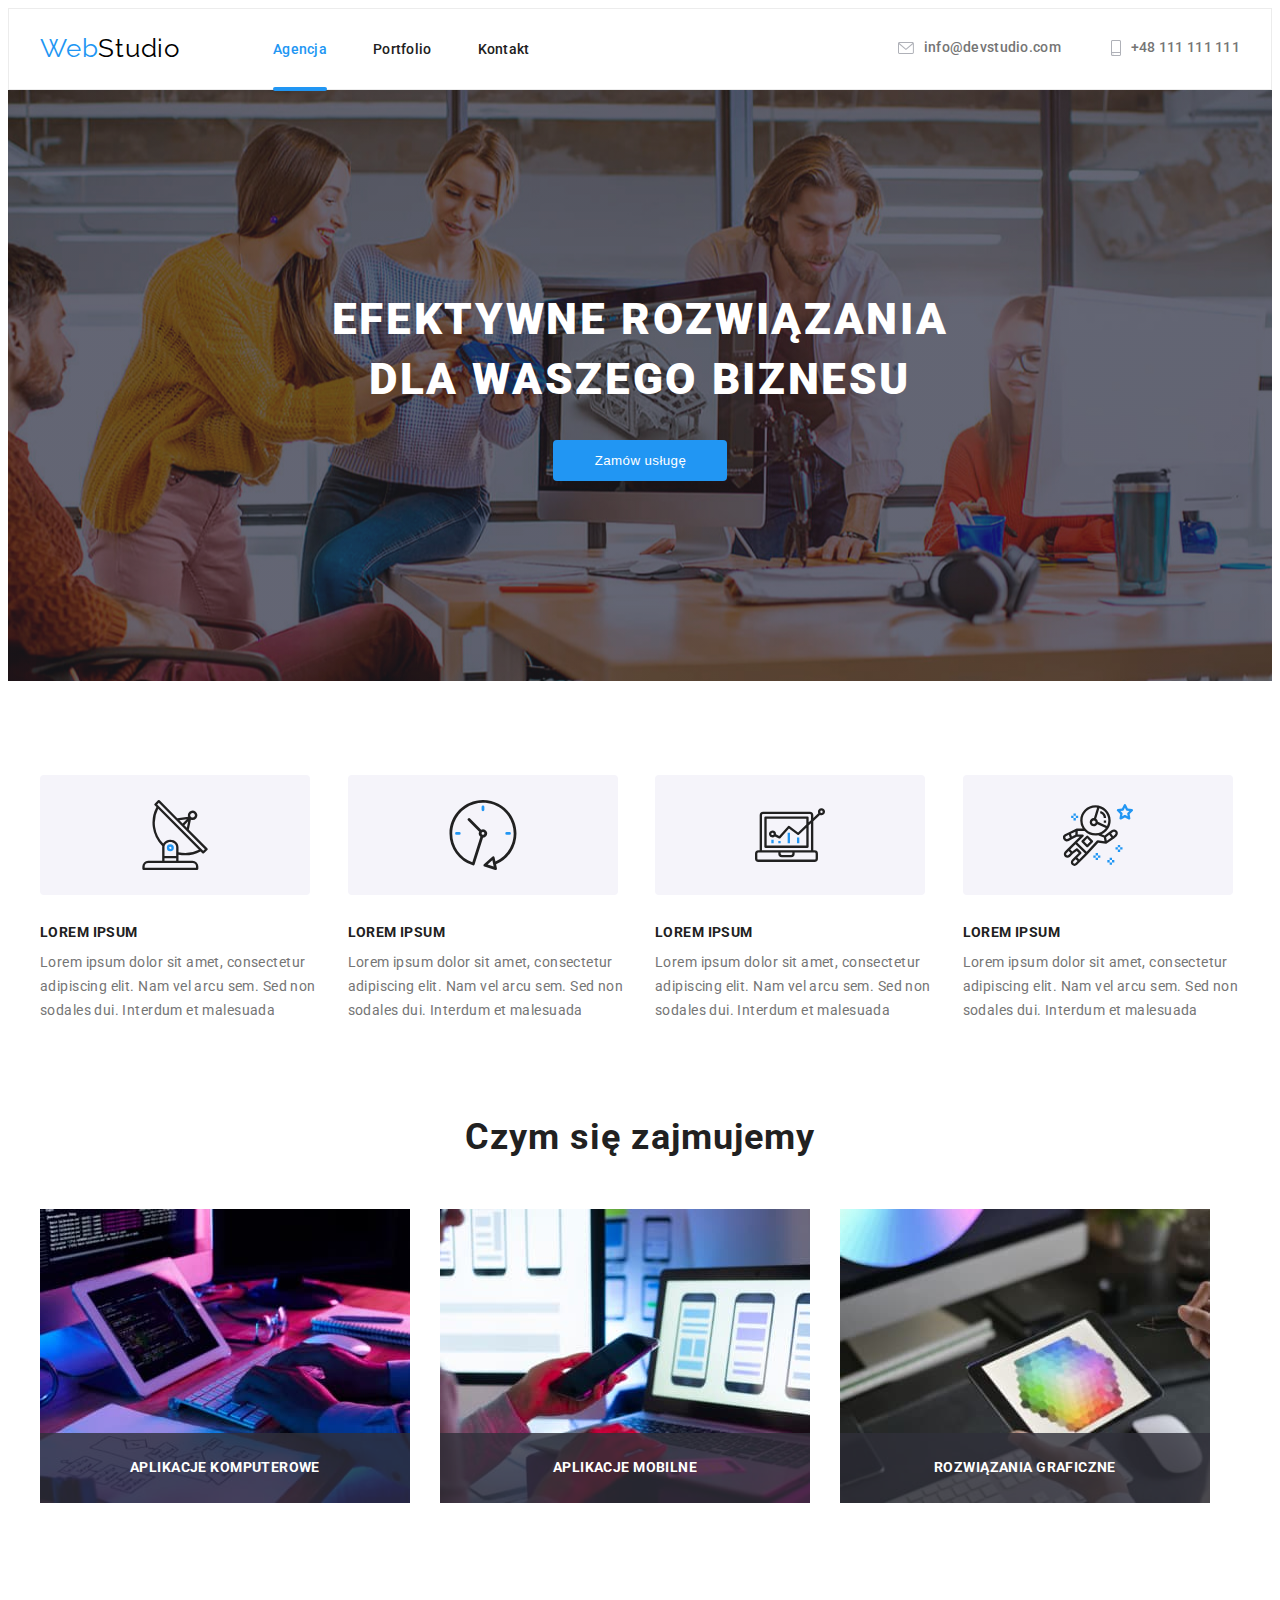
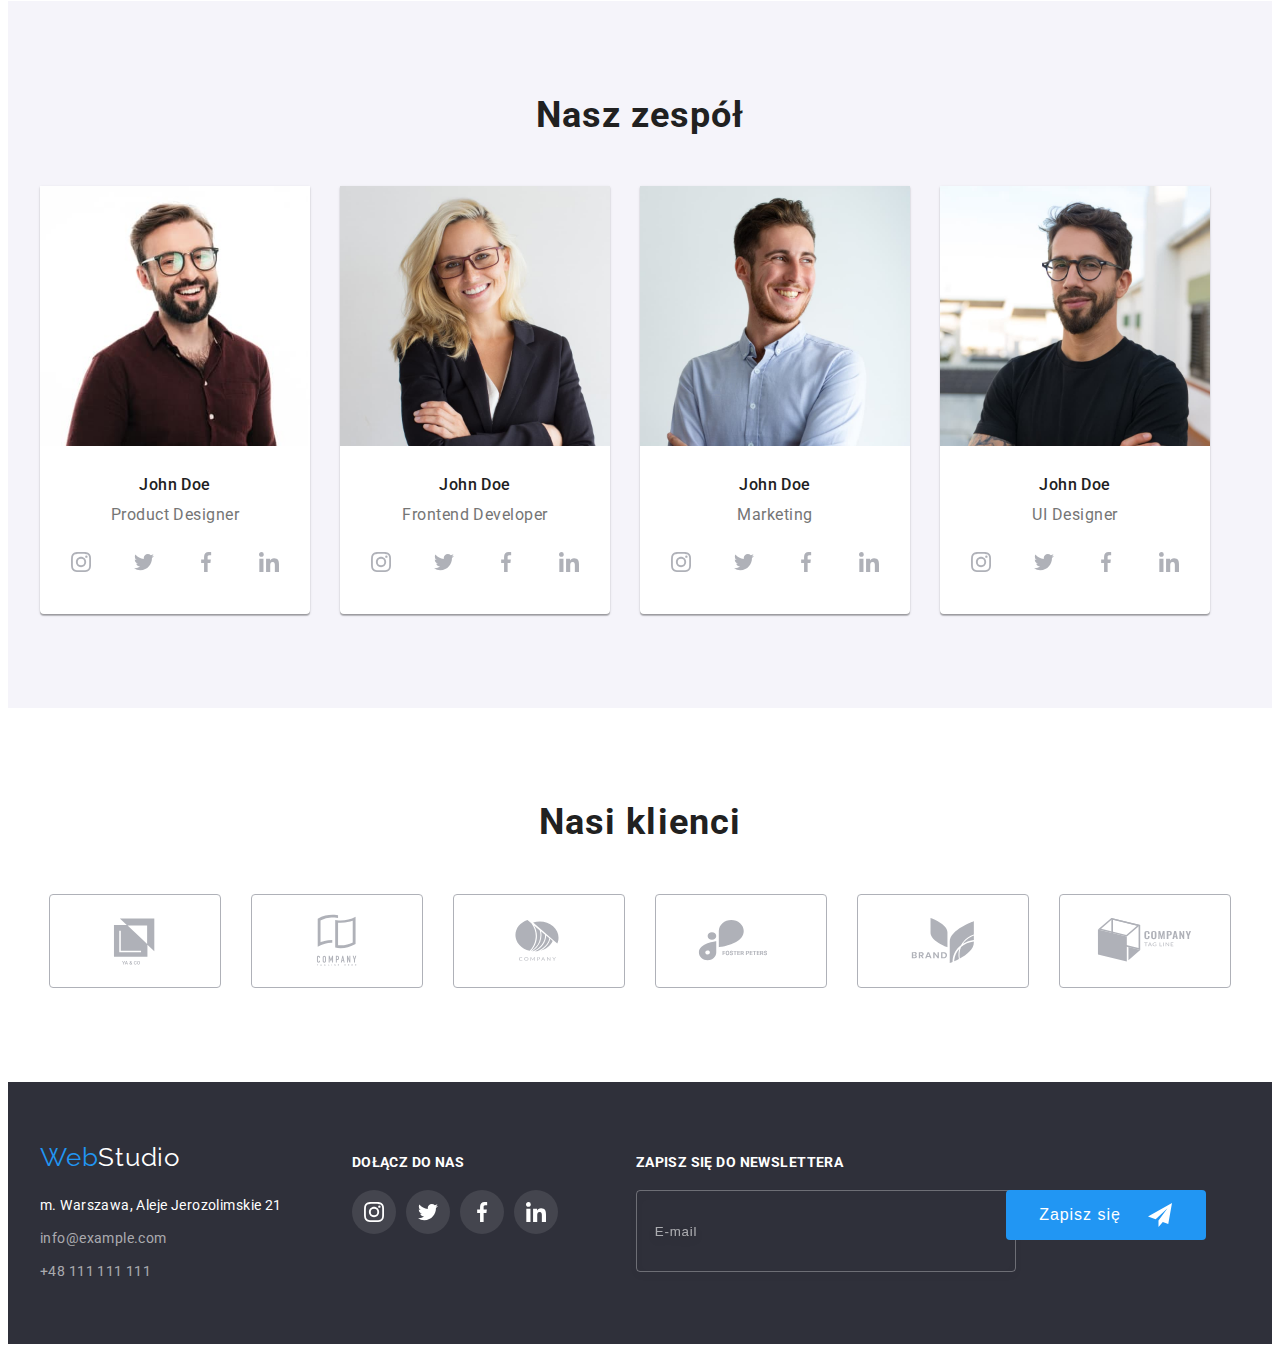
<file: index.html>
<!DOCTYPE html>

<html lang="pl">
    <head>
        <meta charset="UTF-8" />

        <meta http-equiv="X-UA-Compatible" content="IE=edge" />

        <meta name="viewport" content="width=device-width, initial-scale=1.0" />

        <title>homework7</title>

        <!-- normalizator -->

        <link
            rel="stylesheet"
            href="https://cdnjs.cloudflare.com/ajax/libs/modern-normalize/1.1.0/modern-normalize.min.css"
            integrity="sha512-wpPYUAdjBVSE4KJnH1VR1HeZfpl1ub8YT/NKx4PuQ5NmX2tKuGu6U/JRp5y+Y8XG2tV+wKQpNHVUX03MfMFn9Q=="
            crossorigin="anonymous"
            referrerpolicy="no-referrer"
        />

        <!-- fonts -->

        <link rel="preconnect" href="https://fonts.googleapis.com" />

        <link rel="preconnect" href="https://fonts.gstatic.com" crossorigin />

        <link
            href="https://fonts.googleapis.com/css2?family=Raleway:wght@700&family=Roboto:wght@400;500;700;900&display=swap"
            rel="stylesheet"
        />

        <!-- fonts end -->

        <link rel="stylesheet" href="./css/main.min.css" />
    </head>

    <body>
        <header class="header">
            <div class="container header__wrapper">
                <nav class="header__nav">
                    <a class="logo" href="index.html">
                        Web<span class="logo logo__studio">Studio</span></a
                    >

                    <!-- Nawigacja do innych stron -->

                    <ul class="header__nav-list list">
                        <li class="header__nav-item">
                            <a
                                class="header__nav-link header__nav-active-link"
                                href="index.html"
                                >Agencja</a
                            >
                        </li>

                        <li class="header__nav-item">
                            <a class="header__nav-link" href="portfolio.html"
                                >Portfolio</a
                            >
                        </li>

                        <li class="header__nav-item">
                            <a class="header__nav-link" href="contact.html"
                                >Kontakt</a
                            >
                        </li>
                    </ul>
                </nav>

                <div class="header__contacts">
                    <a
                        class="header__contacts-link"
                        href="mailto:info@devstudio.com"
                    >
                        <svg
                            class="header__contacts-link-icon"
                            width="16"
                            height="12"
                        >
                            <use href="images/icons.svg#icon-mail"></use>
                        </svg>

                        info@devstudio.com</a
                    >

                    <a class="header__contacts-link" href="tel:+48111111111">
                        <svg
                            class="header__contacts-link-icon"
                            width="10"
                            height="16"
                        >
                            <use
                                href="images/icons.svg#icon-smartphone1"
                            ></use></svg
                        >+48 111 111 111
                    </a>
                </div>
            </div>
        </header>

        <main>
            <section class="section main-section">
                <div class="container main-section__wrapper">
                    <h1 class="main-section__title">
                        Efektywne rozwiązania <br />

                        dla waszego biznesu
                    </h1>

                    <button
                        class="main-section__button"
                        data-modal-open
                        type="button"
                    >
                        Zamów usługę
                    </button>
                </div>
            </section>

            <section class="section description">
                <ul class="description__list container">
                    <li>
                        <div class="description__icon">
                            <svg width="70" height="70">
                                <use
                                    xlink:href="images/icons.svg#icon-antenna"
                                ></use>
                            </svg>
                        </div>

                        <h3 class="description__name">Lorem ipsum</h3>

                        <p class="description__text">
                            Lorem ipsum dolor sit amet, consectetur adipiscing
                            elit. Nam vel arcu sem. Sed non sodales dui.
                            Interdum et malesuada
                        </p>
                    </li>

                    <li>
                        <div class="description__icon">
                            <svg width="70" height="70">
                                <use
                                    xlink:href="images/icons.svg#icon-clock"
                                ></use>
                            </svg>
                        </div>

                        <h3 class="description__name">Lorem ipsum</h3>

                        <p class="description__text">
                            Lorem ipsum dolor sit amet, consectetur adipiscing
                            elit. Nam vel arcu sem. Sed non sodales dui.
                            Interdum et malesuada
                        </p>
                    </li>

                    <li>
                        <div class="description__icon">
                            <svg width="70" height="70">
                                <use
                                    xlink:href="images/icons.svg#icon-diagram"
                                ></use>
                            </svg>
                        </div>

                        <h3 class="description__name">Lorem ipsum</h3>

                        <p class="description__text">
                            Lorem ipsum dolor sit amet, consectetur adipiscing
                            elit. Nam vel arcu sem. Sed non sodales dui.
                            Interdum et malesuada
                        </p>
                    </li>

                    <li>
                        <div class="description__icon">
                            <svg width="70" height="70">
                                <use
                                    xlink:href="images/icons.svg#icon-astronaut"
                                ></use>
                            </svg>
                        </div>

                        <h3 class="description__name">Lorem ipsum</h3>

                        <p class="description__text">
                            Lorem ipsum dolor sit amet, consectetur adipiscing
                            elit. Nam vel arcu sem. Sed non sodales dui.
                            Interdum et malesuada
                        </p>
                    </li>
                </ul>
            </section>

            <section class="section activities">
                <div class="container">
                    <h2 class="caption">Czym się zajmujemy</h2>

                    <ul class="activities__list">
                        <li class="activities__item">
                            <img
                                class="activities__image"
                                src="images/pic1.jpg"
                                width="370"
                                height="294"
                                alt="praca na tablecie"
                            />

                            <div class="activities__text">
                                <p class="activities__description">
                                    Aplikacje komputerowe
                                </p>
                            </div>
                        </li>

                        <li class="activities__item">
                            <img
                                class="activities__image"
                                src="images/pic2.jpg"
                                width="370"
                                height="294"
                                alt="praca na laptopie"
                            />

                            <div class="activities__text">
                                <p class="activities__description">
                                    Aplikacje mobilne
                                </p>
                            </div>
                        </li>

                        <li class="activities__item">
                            <img
                                class="activities__image"
                                src="images/pic3.jpg"
                                width="370"
                                height="294"
                                alt="drugi obrazek z pracą na tablecie"
                            />

                            <div class="activities__text">
                                <p class="activities__description">
                                    Rozwiązania graficzne
                                </p>
                            </div>
                        </li>
                    </ul>
                </div>
            </section>

            <section class="team section">
                <div class="container">
                    <h2 class="team__headder caption">Nasz zespół</h2>

                    <ul class="team__list">
                        <li class="team__item">
                            <img
                                class="team__image"
                                src="images/worker1.jpg"
                                width="270"
                                height="260"
                                alt="John Doe Product Designer"
                            />

                            <div class="team__information">
                                <h3 class="team__name">John Doe</h3>

                                <p class="team__job">Product Designer</p>

                                <ul class="social-media">
                                    <li class="social-media__icon" tabindex="0">
                                        <svg
                                            class="social-media__svg social-media__svg--team"
                                            width="20"
                                            height="20"
                                        >
                                            <use
                                                xlink:href="images/icons.svg#icon-instagram"
                                            ></use>
                                        </svg>
                                    </li>

                                    <li class="social-media__icon" tabindex="0">
                                        <svg
                                            class="social-media__svg social-media__svg--team"
                                            width="20"
                                            height="20"
                                        >
                                            <use
                                                xlink:href="images/icons.svg#icon-twitter"
                                            ></use>
                                        </svg>
                                    </li>

                                    <li class="social-media__icon" tabindex="0">
                                        <svg
                                            class="social-media__svg social-media__svg--team"
                                            width="20"
                                            height="20"
                                        >
                                            <use
                                                xlink:href="images/icons.svg#icon-facebook"
                                            ></use>
                                        </svg>
                                    </li>

                                    <li class="social-media__icon" tabindex="0">
                                        <svg
                                            class="social-media__svg social-media__svg--team"
                                            width="20"
                                            height="20"
                                        >
                                            <use
                                                xlink:href="images/icons.svg#icon-linkedin"
                                            ></use>
                                        </svg>
                                    </li>
                                </ul>
                            </div>
                        </li>

                        <li class="team__item">
                            <img
                                class="team__image"
                                src="images/worker2.jpg"
                                width="270"
                                height="260"
                                alt="John Doe Frontend Developer"
                            />

                            <div class="team__information">
                                <h3 class="team__name">John Doe</h3>

                                <p class="team__job">Frontend Developer</p>

                                <ul class="social-media">
                                    <li class="social-media__icon" tabindex="0">
                                        <svg
                                            class="social-media__svg social-media__svg--team"
                                            width="20"
                                            height="20"
                                        >
                                            <use
                                                xlink:href="images/icons.svg#icon-instagram"
                                            ></use>
                                        </svg>
                                    </li>

                                    <li class="social-media__icon" tabindex="0">
                                        <svg
                                            class="social-media__svg social-media__svg--team"
                                            width="20"
                                            height="20"
                                        >
                                            <use
                                                xlink:href="images/icons.svg#icon-twitter"
                                            ></use>
                                        </svg>
                                    </li>

                                    <li class="social-media__icon" tabindex="0">
                                        <svg
                                            class="social-media__svg social-media__svg--team"
                                            width="20"
                                            height="20"
                                        >
                                            <use
                                                xlink:href="images/icons.svg#icon-facebook"
                                            ></use>
                                        </svg>
                                    </li>

                                    <li class="social-media__icon" tabindex="0">
                                        <svg
                                            class="social-media__svg social-media__svg--team"
                                            width="20"
                                            height="20"
                                        >
                                            <use
                                                xlink:href="images/icons.svg#icon-linkedin"
                                            ></use>
                                        </svg>
                                    </li>
                                </ul>
                            </div>
                        </li>

                        <li class="team__item">
                            <img
                                class="team__image"
                                src="images/worker3.jpg"
                                width="270"
                                height="260"
                                alt="John Doe Marketing"
                            />

                            <div class="team__information">
                                <h3 class="team__name">John Doe</h3>

                                <p class="team__job">Marketing</p>

                                <ul class="social-media">
                                    <li class="social-media__icon" tabindex="0">
                                        <svg
                                            class="social-media__svg social-media__svg--team"
                                            width="20"
                                            height="20"
                                        >
                                            <use
                                                xlink:href="images/icons.svg#icon-instagram"
                                            ></use>
                                        </svg>
                                    </li>

                                    <li class="social-media__icon" tabindex="0">
                                        <svg
                                            class="social-media__svg social-media__svg--team"
                                            width="20"
                                            height="20"
                                        >
                                            <use
                                                xlink:href="images/icons.svg#icon-twitter"
                                            ></use>
                                        </svg>
                                    </li>

                                    <li class="social-media__icon" tabindex="0">
                                        <svg
                                            class="social-media__svg social-media__svg--team"
                                            width="20"
                                            height="20"
                                        >
                                            <use
                                                xlink:href="images/icons.svg#icon-facebook"
                                            ></use>
                                        </svg>
                                    </li>

                                    <li class="social-media__icon" tabindex="0">
                                        <svg
                                            class="social-media__svg social-media__svg--team"
                                            width="20"
                                            height="20"
                                        >
                                            <use
                                                xlink:href="images/icons.svg#icon-linkedin"
                                            ></use>
                                        </svg>
                                    </li>
                                </ul>
                            </div>
                        </li>

                        <li class="team__item">
                            <img
                                class="team__image"
                                src="images/worker4.jpg"
                                width="270"
                                height="260"
                                alt="John Doe UI Designer"
                            />

                            <div class="team__information">
                                <h3 class="team__name">John Doe</h3>

                                <p class="team__job">UI Designer</p>

                                <ul class="social-media">
                                    <li class="social-media__icon" tabindex="0">
                                        <svg
                                            class="social-media__svg social-media__svg--team"
                                            width="20"
                                            height="20"
                                        >
                                            <use
                                                xlink:href="images/icons.svg#icon-instagram"
                                            ></use>
                                        </svg>
                                    </li>

                                    <li class="social-media__icon" tabindex="0">
                                        <svg
                                            class="social-media__svg social-media__svg--team"
                                            width="20"
                                            height="20"
                                        >
                                            <use
                                                xlink:href="images/icons.svg#icon-twitter"
                                            ></use>
                                        </svg>
                                    </li>

                                    <li class="social-media__icon" tabindex="0">
                                        <svg
                                            class="social-media__svg social-media__svg--team"
                                            width="20"
                                            height="20"
                                        >
                                            <use
                                                xlink:href="images/icons.svg#icon-facebook"
                                            ></use>
                                        </svg>
                                    </li>

                                    <li class="social-media__icon" tabindex="0">
                                        <svg
                                            class="social-media__svg social-media__svg--team"
                                            width="20"
                                            height="20"
                                        >
                                            <use
                                                xlink:href="images/icons.svg#icon-linkedin"
                                            ></use>
                                        </svg>
                                    </li>
                                </ul>
                            </div>
                        </li>
                    </ul>
                </div>
            </section>

            <section class="clients section">
                <h2 class="caption clients__header">Nasi klienci</h2>

                <ul class="clients__list">
                    <li class="clients__item" tabindex="0">
                        <svg class="clients__icon" width="106" height="60.04">
                            <use xlink:href="images/icons.svg#icon-logo1"></use>
                        </svg>
                    </li>

                    <li class="clients__item" tabindex="0">
                        <svg class="clients__icon" width="106" height="60.04">
                            <use xlink:href="images/icons.svg#icon-logo2"></use>
                        </svg>
                    </li>

                    <li class="clients__item" tabindex="0">
                        <svg class="clients__icon" width="106" height="60.04">
                            <use xlink:href="images/icons.svg#icon-logo3"></use>
                        </svg>
                    </li>

                    <li class="clients__item" tabindex="0">
                        <svg class="clients__icon" width="106" height="60.04">
                            <use xlink:href="images/icons.svg#icon-logo4"></use>
                        </svg>
                    </li>

                    <li class="clients__item" tabindex="0">
                        <svg class="clients__icon" width="106" height="60.04">
                            <use xlink:href="images/icons.svg#icon-logo5"></use>
                        </svg>
                    </li>

                    <li class="clients__item" tabindex="0">
                        <svg class="clients__icon" width="106" height="60.04">
                            <use xlink:href="images/icons.svg#icon-logo6"></use>
                        </svg>
                    </li>
                </ul>
            </section>
        </main>

        <footer class="footer">
            <div class="container footer__wrapper">
                <div class="footer__address">
                    <a class="logo" href="index.html">
                        Web<span class="logo__studio--white">Studio</span></a
                    >

                    <address class="footer__address">
                        <ul class="footer__address-list">
                            <li class="footer__address-city">
                                m. Warszawa, Aleje Jerozolimskie 21
                            </li>

                            <li class="footer__address-email">
                                <a
                                    class="footer__address-link"
                                    href="emailto:info@example.com"
                                    >info@example.com</a
                                >
                            </li>

                            <li>
                                <a
                                    class="footer__address-link"
                                    href="tel:+48111111111"
                                    >+48 111 111 111</a
                                >
                            </li>
                        </ul>
                    </address>
                </div>

                <div class="footer__join-main">
                    <p class="footer__join-us">Dołącz do nas</p>

                    <ul class="footer__social-media">
                        <li
                            class="social-media__icon social-media__icon--footer"
                            tabindex="0"
                        >
                            <svg
                                class="social-media__svg-footer"
                                width="20"
                                height="20"
                            >
                                <use
                                    xlink:href="images/icons.svg#icon-instagram"
                                ></use>
                            </svg>
                        </li>

                        <li
                            class="social-media__icon social-media__icon--footer"
                            tabindex="0"
                        >
                            <svg
                                class="social-media__svg-footer"
                                width="20"
                                height="20"
                            >
                                <use
                                    xlink:href="images/icons.svg#icon-twitter"
                                ></use>
                            </svg>
                        </li>

                        <li
                            class="social-media__icon social-media__icon--footer"
                            tabindex="0"
                        >
                            <svg
                                class="social-media__svg-footer"
                                width="20"
                                height="20"
                            >
                                <use
                                    xlink:href="images/icons.svg#icon-facebook"
                                ></use>
                            </svg>
                        </li>

                        <li
                            class="social-media__icon social-media__icon--footer"
                            tabindex="0"
                        >
                            <svg
                                class="social-media__svg-footer"
                                width="20"
                                height="20"
                            >
                                <use
                                    xlink:href="images/icons.svg#icon-linkedin"
                                ></use>
                            </svg>
                        </li>
                    </ul>
                </div>

                <form name="newsletter-follow" class="footer__newsletter">
                    <label for="newsletter-input" class="footer__join-us"
                        >Zapisz się do newslettera</label
                    >

                    <input
                        type="email"
                        name="newsletter-email"
                        placeholder="E-mail"
                        class="footer__email-input"
                        id="newsletter-input"
                        required
                    />

                    <button type="submit" class="footer__button-submit">
                        Zapisz się

                        <svg width="24px" height="24px" class="newsletter-icon">
                            <use href="images/icons.svg#icon-send"></use>
                        </svg>
                    </button>
                </form>
            </div>
        </footer>

        <!-- 

  MODAL====================================================================== 

  */ -->

        <div class="backdrop is-hidden" data-modal>
            <div class="modal">
                <button type="button" class="modal__close" data-modal-close>
                    &times;
                </button>

                <h3 class="modal__header">
                    Zostaw swoje dane w formularzu poniżej
                </h3>

                <div class="form" role="group">
                    <form name="personal-info" class="form__personal-info">
                        <label for="client-name" class="form__label"
                            >Imię
                        </label>

                        <div class="form__input-svg">
                            <svg class="form__icon" width="18" height="18">
                                <use
                                    xlink:href="images/icons.svg#icon-name2"
                                ></use></svg
                            ><input
                                type="text"
                                name="name"
                                id="client-name"
                                class="form__input-area"
                                required
                            />
                        </div>

                        <label for="client-tel" class="form__label"
                            >Telefon
                        </label>

                        <div class="form__input-svg">
                            <svg class="form__icon" width="18" height="18">
                                <use
                                    xlink:href="images/icons.svg#icon-tel2"
                                ></use>
                            </svg>
                            <input
                                type="tel"
                                name="client-telephone"
                                id="client-tel"
                                class="form__input-area"
                                required
                            />
                        </div>

                        <label for="client-email" class="form__label"
                            >Email
                        </label>

                        <div class="form__input-svg">
                            <svg class="form__icon" width="18" height="18">
                                <use
                                    xlink:href="images/icons.svg#icon-mail2"
                                ></use>
                            </svg>
                            <input
                                type="email"
                                name="client-email"
                                id="client-email"
                                class="form__input-area"
                                required
                            />
                        </div>

                        <label for="client-comment" class="form__label"
                            >Komentarz</label
                        >

                        <textarea
                            class="form__comment"
                            name="client-comment"
                            id="client-comment"
                            placeholder="Wprowadź tekst"
                        ></textarea>

                        <div class="form__policy">
                            <label class="form__policy">
                                <input
                                    type="checkbox"
                                    name="privacy-policy"
                                    class="form__checkbox"
                                    required
                                />

                                <svg
                                    width="11px"
                                    height="8px"
                                    class="form__checked-icon"
                                >
                                    <use
                                        href="images/icons.svg#icon-checked55"
                                    ></use>
                                </svg>
                            </label>
                        </div>
                        <div class="form__agreement">
                            Oświadczam iż akceptuję

                            <a href="#" class="form__policy-link">Regulamin</a>

                            i

                            <a href="#" class="form__policy-link"
                                >Politykę Prywatności</a
                            >
                        </div>

                        <button class="form__button-send-order" type="submit">
                            Wyślij
                        </button>
                    </form>
                </div>
            </div>
        </div>

        <script src="./js/modal.js"></script>
    </body>
</html>
</file>
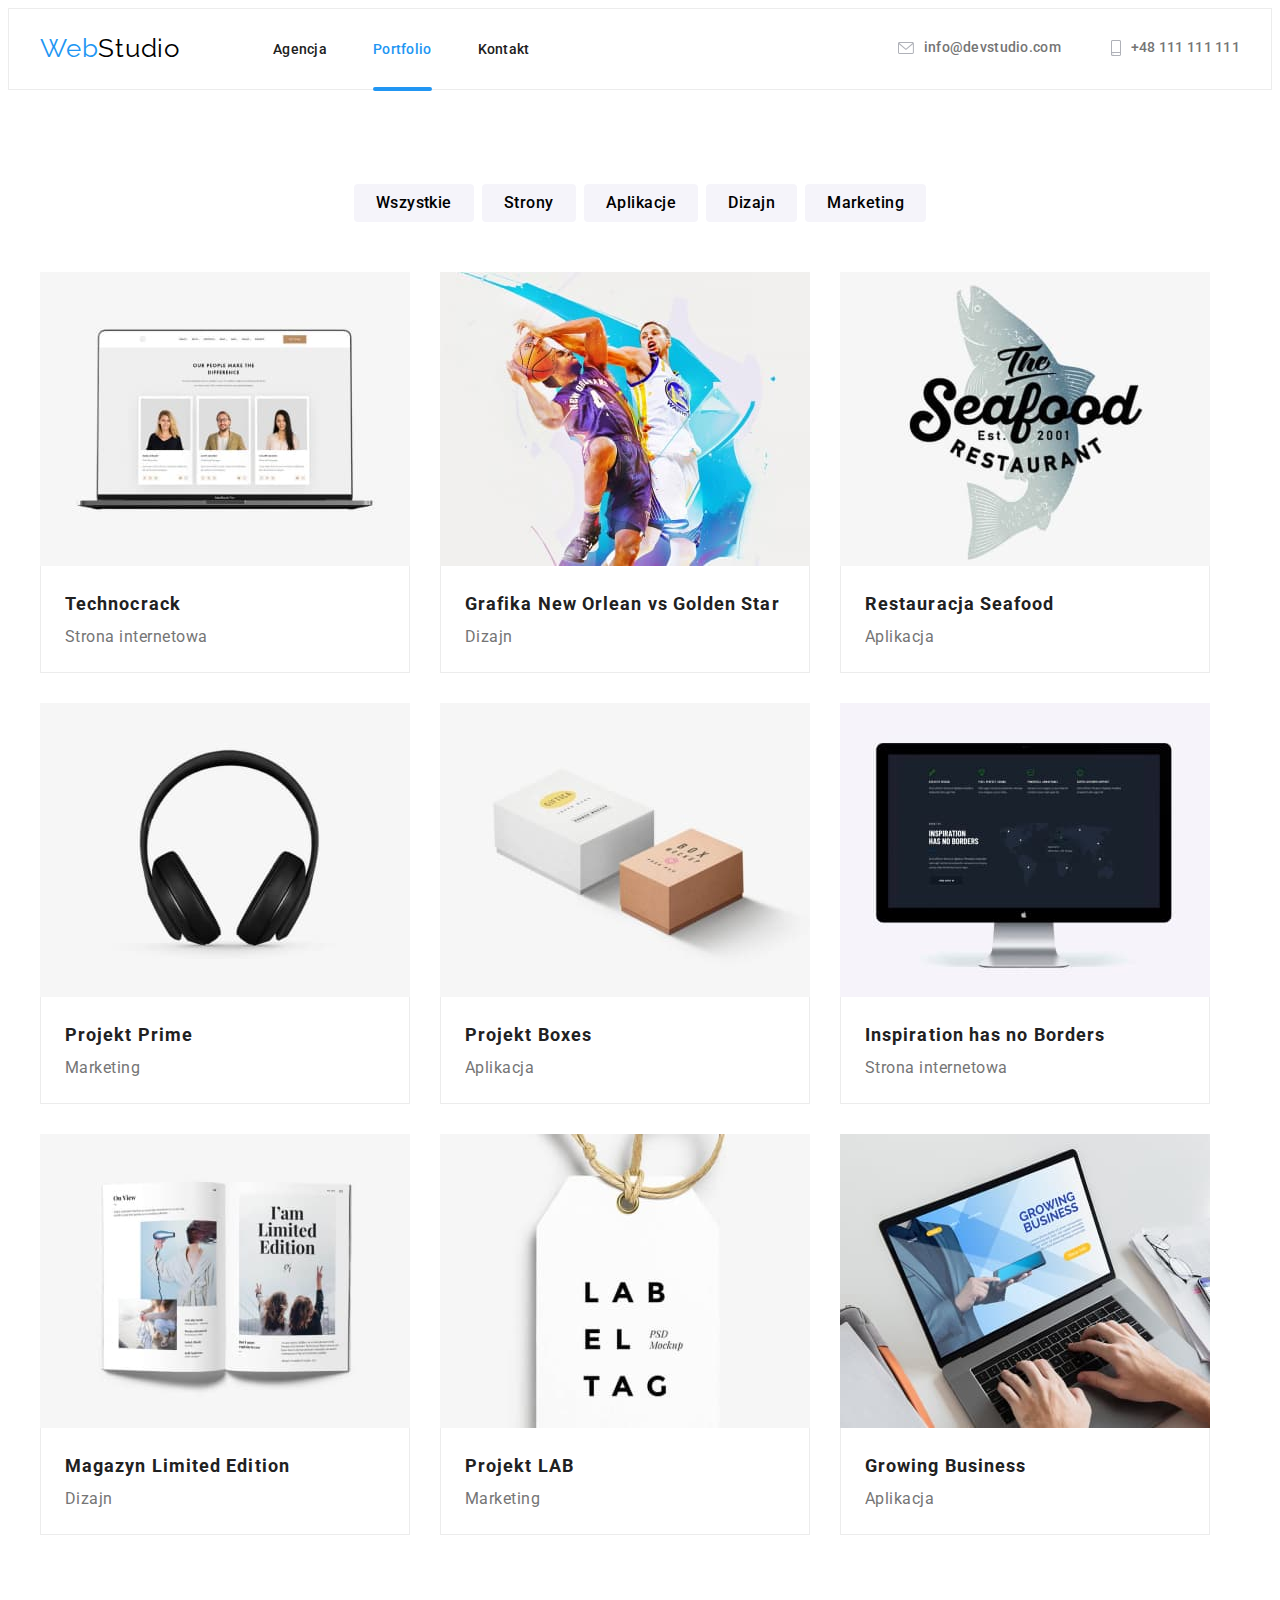
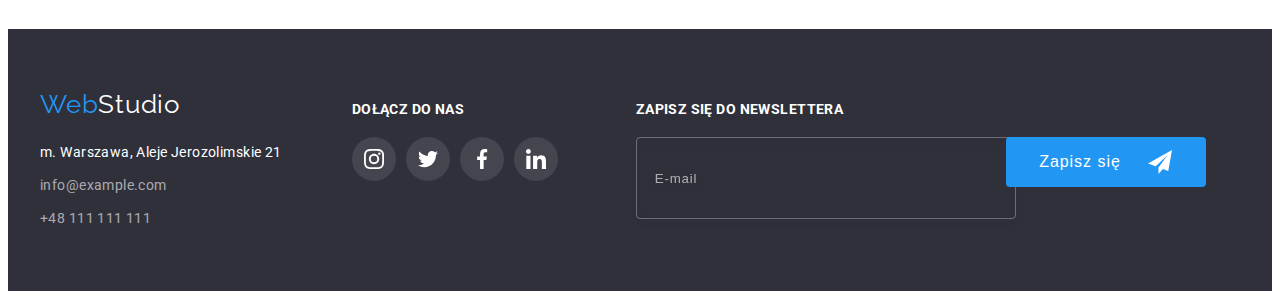
<file: portfolio.html>
<!DOCTYPE html>
<html lang="pl">
    <head>
        <meta charset="UTF-8" />
        <meta http-equiv="X-UA-Compatible" content="IE=edge" />
        <meta name="viewport" content="width=device-width, initial-scale=1.0" />
        <title>homework7</title>
        <!-- normalizator -->
        <link
            rel="stylesheet"
            href="https://cdnjs.cloudflare.com/ajax/libs/modern-normalize/1.1.0/modern-normalize.min.css"
            integrity="sha512-wpPYUAdjBVSE4KJnH1VR1HeZfpl1ub8YT/NKx4PuQ5NmX2tKuGu6U/JRp5y+Y8XG2tV+wKQpNHVUX03MfMFn9Q=="
            crossorigin="anonymous"
            referrerpolicy="no-referrer"
        />
        <!-- fonts -->
        <link rel="preconnect" href="https://fonts.googleapis.com" />
        <link rel="preconnect" href="https://fonts.gstatic.com" crossorigin />
        <link
            href="https://fonts.googleapis.com/css2?family=Raleway:wght@700&family=Roboto:wght@400;500;700;900&display=swap"
            rel="stylesheet"
        />
        <!-- fonts end -->

        <link rel="stylesheet" href="./css/main.min.css" />
    </head>
    <body class="portfolio-background">
        <header class="header">
            <div class="container header__wrapper">
                <nav class="header__nav">
                    <a class="logo" href="index.html">
                        Web<span class="logo logo__studio">Studio</span></a
                    >

                    <!-- Nawigacja do innych stron -->

                    <ul class="header__nav-list list">
                        <li class="header__nav-item">
                            <a class="header__nav-link" href="index.html"
                                >Agencja</a
                            >
                        </li>

                        <li class="header__nav-item">
                            <a
                                class="header__nav-link header__nav-active-link"
                                href="portfolio.html"
                                >Portfolio</a
                            >
                        </li>

                        <li class="header__nav-item">
                            <a class="header__nav-link" href="contact.html"
                                >Kontakt</a
                            >
                        </li>
                    </ul>
                </nav>

                <div class="header__contacts">
                    <a
                        class="header__contacts-link"
                        href="mailto:info@devstudio.com"
                    >
                        <svg
                            class="header__contacts-link-icon"
                            width="16"
                            height="12"
                        >
                            <use href="images/icons.svg#icon-mail"></use>
                        </svg>

                        info@devstudio.com</a
                    >

                    <a class="header__contacts-link" href="tel:+48111111111">
                        <svg
                            class="header__contacts-link-icon"
                            width="10"
                            height="16"
                        >
                            <use
                                href="images/icons.svg#icon-smartphone1"
                            ></use></svg
                        >+48 111 111 111
                    </a>
                </div>
            </div>
        </header>

        <main>
            <section class="section">
                <ul class="filter">
                    <li class="filter__item">
                        <button class="filter__button" type="button">
                            Wszystkie
                        </button>
                    </li>
                    <li class="filter__item">
                        <button class="filter__button" type="button">
                            Strony
                        </button>
                    </li>
                    <li>
                        <button class="filter__button" type="button">
                            Aplikacje
                        </button>
                    </li>
                    <li class="filter__item">
                        <button class="filter__button" type="button">
                            Dizajn
                        </button>
                    </li>
                    <li class="filter__item">
                        <button class="filter__button" type="button">
                            Marketing
                        </button>
                    </li>
                </ul>

                <ul class="project container">
                    <li class="project__item" tabindex="0">
                        <div class="project__box">
                            <img
                                class="project__image"
                                src="images/portfolio1.jpg"
                                width="370"
                                height="294"
                                alt="Strona internetowa na laptopie"
                            />
                            <div class="project__overlay">
                                <p class="project__overlay-text">
                                    Technocrack jest popularną platformą
                                    wykorzystywaną do rozpowszechniania
                                    koronawirusa. Firmy wykorzystują tę
                                    platformę do celów szpiegowskich i ataków na
                                    niezabezpieczone serwery konkurencji
                                </p>
                            </div>
                        </div>
                        <div class="project__information">
                            <h3 class="project__name">Technocrack</h3>
                            <p class="project__type">Strona internetowa</p>
                        </div>
                    </li>
                    <li class="project__item" tabindex="0">
                        <div class="project__box">
                            <img
                                class="project__image"
                                src="images/portfolio2.jpg"
                                width="370"
                                height="294"
                                alt="Przykładowy dizajn"
                            />
                            <div class="project__overlay">
                                <p class="project__overlay-text">
                                    Technocrack jest popularną platformą
                                    wykorzystywaną do rozpowszechniania
                                    koronawirusa. Firmy wykorzystują tę
                                    platformę do celów szpiegowskich i ataków na
                                    niezabezpieczone serwery konkurencji
                                </p>
                            </div>
                        </div>
                        <div class="project__information">
                            <h3 class="project__name">
                                Grafika New Orlean vs Golden Star
                            </h3>
                            <p class="project__type">Dizajn</p>
                        </div>
                    </li>
                    <li class="project__item" tabindex="0">
                        <div class="project__box">
                            <img
                                class="project__image"
                                src="images/portfolio3.jpg"
                                width="370"
                                height="294"
                                alt="Logo aplikacji"
                            />
                            <div class="project__overlay">
                                <p class="project__overlay-text">
                                    Technocrack jest popularną platformą
                                    wykorzystywaną do rozpowszechniania
                                    koronawirusa. Firmy wykorzystują tę
                                    platformę do celów szpiegowskich i ataków na
                                    niezabezpieczone serwery konkurencji
                                </p>
                            </div>
                        </div>
                        <div class="project__information">
                            <h3 class="project__name">Restauracja Seafood</h3>
                            <p class="project__type">Aplikacja</p>
                        </div>
                    </li>
                    <li class="project__item" tabindex="0">
                        <div class="project__box">
                            <img
                                class="project__image"
                                src="images/portfolio4.jpg"
                                width="370"
                                height="294"
                                alt="Zdjęcie słuchawek"
                            />
                            <div class="project__overlay">
                                <p class="project__overlay-text">
                                    Technocrack jest popularną platformą
                                    wykorzystywaną do rozpowszechniania
                                    koronawirusa. Firmy wykorzystują tę
                                    platformę do celów szpiegowskich i ataków na
                                    niezabezpieczone serwery konkurencji
                                </p>
                            </div>
                        </div>
                        <div class="project__information">
                            <h3 class="project__name">Projekt Prime</h3>
                            <p class="project__type">Marketing</p>
                        </div>
                    </li>
                    <li class="project__item" tabindex="0">
                        <div class="project__box">
                            <img
                                class="project__image"
                                src="images/portfolio5.jpg"
                                width="370"
                                height="294"
                                alt="Dwa pojemniki"
                            />
                            <div class="project__overlay">
                                <p class="project__overlay-text">
                                    Technocrack jest popularną platformą
                                    wykorzystywaną do rozpowszechniania
                                    koronawirusa. Firmy wykorzystują tę
                                    platformę do celów szpiegowskich i ataków na
                                    niezabezpieczone serwery konkurencji
                                </p>
                            </div>
                        </div>
                        <div class="project__information">
                            <h3 class="project__name">Projekt Boxes</h3>
                            <p class="project__type">Aplikacja</p>
                        </div>
                    </li>
                    <li class="project__item" tabindex="0">
                        <div class="project__box">
                            <img
                                class="project__image"
                                src="images/portfolio6.jpg"
                                width="370"
                                height="294"
                                alt="Strona internetowa"
                            />
                            <div class="project__overlay">
                                <p class="project__overlay-text">
                                    Technocrack jest popularną platformą
                                    wykorzystywaną do rozpowszechniania
                                    koronawirusa. Firmy wykorzystują tę
                                    platformę do celów szpiegowskich i ataków na
                                    niezabezpieczone serwery konkurencji
                                </p>
                            </div>
                        </div>
                        <div class="project__information">
                            <h3 class="project__name">
                                Inspiration has no Borders
                            </h3>
                            <p class="project__type">Strona internetowa</p>
                        </div>
                    </li>
                    <li class="project__item" tabindex="0">
                        <div class="project__box">
                            <img
                                class="project__image"
                                src="images/portfolio7.jpg"
                                width="370"
                                height="294"
                                alt="Magazyn"
                            />
                            <div class="project__overlay">
                                <p class="project__overlay-text">
                                    Technocrack jest popularną platformą
                                    wykorzystywaną do rozpowszechniania
                                    koronawirusa. Firmy wykorzystują tę
                                    platformę do celów szpiegowskich i ataków na
                                    niezabezpieczone serwery konkurencji
                                </p>
                            </div>
                        </div>
                        <div class="project__information">
                            <h3 class="project__name">
                                Magazyn Limited Edition
                            </h3>
                            <p class="project__type">Dizajn</p>
                        </div>
                    </li>
                    <li class="project__item" tabindex="0">
                        <div class="project__box">
                            <img
                                class="project__image"
                                src="images/portfolio8.jpg"
                                width="370"
                                height="294"
                                alt="Metka - label tag"
                            />
                            <div class="project__overlay">
                                <p class="project__overlay-text">
                                    Technocrack jest popularną platformą
                                    wykorzystywaną do rozpowszechniania
                                    koronawirusa. Firmy wykorzystują tę
                                    platformę do celów szpiegowskich i ataków na
                                    niezabezpieczone serwery konkurencji
                                </p>
                            </div>
                        </div>
                        <div class="project__information">
                            <h3 class="project__name">Projekt LAB</h3>
                            <p class="project__type">Marketing</p>
                        </div>
                    </li>
                    <li class="project__item" tabindex="0">
                        <div class="project__box">
                            <img
                                class="project__image"
                                src="images/portfolio9.jpg"
                                width="370"
                                height="294"
                                alt="Strona internetowa"
                            />
                            <div class="project__overlay">
                                <p class="project__overlay-text">
                                    Technocrack jest popularną platformą
                                    wykorzystywaną do rozpowszechniania
                                    koronawirusa. Firmy wykorzystują tę
                                    platformę do celów szpiegowskich i ataków na
                                    niezabezpieczone serwery konkurencji
                                </p>
                            </div>
                        </div>
                        <div class="project__information">
                            <h3 class="project__name">Growing Business</h3>
                            <p class="project__type">Aplikacja</p>
                        </div>
                    </li>
                </ul>
            </section>
        </main>
        <footer class="footer">
            <div class="container footer__wrapper">
                <div class="footer__address">
                    <a class="logo" href="index.html">
                        Web<span class="logo logo__studio--white"
                            >Studio</span
                        ></a
                    >

                    <address class="footer__address">
                        <ul class="footer__address-list">
                            <li class="footer__address-city">
                                m. Warszawa, Aleje Jerozolimskie 21
                            </li>

                            <li class="footer__address-email">
                                <a
                                    class="footer__address-link"
                                    href="emailto:info@example.com"
                                    >info@example.com</a
                                >
                            </li>

                            <li>
                                <a
                                    class="footer__address-link"
                                    href="tel:+48111111111"
                                    >+48 111 111 111</a
                                >
                            </li>
                        </ul>
                    </address>
                </div>

                <div class="footer__join-main">
                    <p class="footer__join-us">Dołącz do nas</p>

                    <ul class="footer__social-media">
                        <li
                            class="social-media__icon social-media__icon--footer"
                            tabindex="0"
                        >
                            <svg
                                class="social-media__svg-footer"
                                width="20"
                                height="20"
                            >
                                <use
                                    xlink:href="images/icons.svg#icon-instagram"
                                ></use>
                            </svg>
                        </li>

                        <li
                            class="social-media__icon social-media__icon--footer"
                            tabindex="0"
                        >
                            <svg
                                class="social-media__svg-footer"
                                width="20"
                                height="20"
                            >
                                <use
                                    xlink:href="images/icons.svg#icon-twitter"
                                ></use>
                            </svg>
                        </li>

                        <li
                            class="social-media__icon social-media__icon--footer"
                            tabindex="0"
                        >
                            <svg
                                class="social-media__svg-footer"
                                width="20"
                                height="20"
                            >
                                <use
                                    xlink:href="images/icons.svg#icon-facebook"
                                ></use>
                            </svg>
                        </li>

                        <li
                            class="social-media__icon social-media__icon--footer"
                            tabindex="0"
                        >
                            <svg
                                class="social-media__svg-footer"
                                width="20"
                                height="20"
                            >
                                <use
                                    xlink:href="images/icons.svg#icon-linkedin"
                                ></use>
                            </svg>
                        </li>
                    </ul>
                </div>

                <form name="newsletter-follow" class="footer__newsletter">
                    <label for="newsletter-input" class="footer__join-us"
                        >Zapisz się do newslettera</label
                    >

                    <input
                        type="email"
                        name="newsletter-email"
                        placeholder="E-mail"
                        class="footer__email-input"
                        id="newsletter-input"
                        required
                    />

                    <button type="submit" class="footer__button-submit">
                        Zapisz się

                        <svg width="24px" height="24px" class="newsletter-icon">
                            <use href="images/icons.svg#icon-send"></use>
                        </svg>
                    </button>
                </form>
            </div>
        </footer>
    </body>
</html>
</file>
<file: css/main.min.css>
:root{--brand-color-white: rgba(255, 255, 255, 1);--brand-color-gray: rgba(245, 244, 250, 1);--brand-color-gray2: rgba(117, 117, 117, 1);--brand-color-dark: rgba(47, 48, 58, 1);--brand-color-black: rgba(0, 0, 0, 1);--brand-color-black2: rgba(33, 33, 33, 1);--brand-color-blue: rgba(33, 150, 243, 1);--brand-color-gray3: rgba(175, 177, 184, 1)}body{font-family:"Roboto",sans-serif;color:var(--brand-color-black2)}h1,h2,h3,h4,h5,h6,p,ul{margin:0px;padding:0px;border:0px}.section{padding-top:94px;padding-bottom:94px}.container{width:100%;max-width:1200px;margin:0 auto;padding:0 15px}ul{list-style-type:none}.caption{font-style:normal;font-weight:700;font-size:36px;line-height:1.16;text-align:center;letter-spacing:.03em;margin-bottom:50px}.header{background-color:var(--brand-color-white);display:-webkit-box;display:-ms-flexbox;display:flex;padding:24px 0px 25px;border:1px solid #ececec}.header__wrapper{display:-webkit-box;display:-ms-flexbox;display:flex;-webkit-box-pack:justify;-ms-flex-pack:justify;justify-content:space-between;-webkit-box-align:center;-ms-flex-align:center;align-items:center}.header__nav{display:-webkit-box;display:-ms-flexbox;display:flex;-webkit-box-align:center;-ms-flex-align:center;align-items:center;-webkit-box-pack:justify;-ms-flex-pack:justify;justify-content:space-between;gap:93px;outline:none}.header__nav-list{display:-webkit-box;display:-ms-flexbox;display:flex;gap:46px}.header__nav-item{position:relative}.header__nav-link{color:var(--brand-color-black2);font-style:normal;font-weight:500;font-size:14px;line-height:1.14;letter-spacing:.02em;text-decoration:none;-webkit-transition:color 250ms cubic-bezier(0.4, 0, 0.2, 1);transition:color 250ms cubic-bezier(0.4, 0, 0.2, 1);outline:none}.header__nav-link:is(:hover,:focus){color:var(--brand-color-blue)}.header__nav-active-link{color:var(--brand-color-blue)}.header__nav-active-link::after{content:"";background-color:var(--brand-color-blue);width:100%;height:4px;display:-webkit-box;display:-ms-flexbox;display:flex;-webkit-box-pack:center;-ms-flex-pack:center;justify-content:center;position:absolute;top:48px;border-radius:2px}.header__contacts{display:-webkit-box;display:-ms-flexbox;display:flex;gap:50px}.header__contacts-link{color:var(--brand-color-gray2);font-style:normal;font-weight:500;font-size:14px;line-height:1.14;letter-spacing:.02em;text-decoration:none;outline:none;display:-webkit-box;display:-ms-flexbox;display:flex;-webkit-box-align:center;-ms-flex-align:center;align-items:center;fill:currentColor;-webkit-transition:color 250ms cubic-bezier(0.4, 0, 0.2, 1);transition:color 250ms cubic-bezier(0.4, 0, 0.2, 1)}.header__contacts-link:is(:hover,:focus){color:var(--brand-color-blue);-webkit-transition-property:color;transition-property:color}.header__contacts-link-icon{margin-right:10px;fill:var(--brand-color-gray3);-webkit-transition:fill 250ms cubic-bezier(0.4, 0, 0.2, 1);transition:fill 250ms cubic-bezier(0.4, 0, 0.2, 1)}.header__contacts-link:is(:focus,:hover) .header__contacts-link-icon{fill:var(--brand-color-blue)}.logo{color:var(--brand-color-blue);font-family:"Raleway",sans-serif;font-size:26px;line-height:1.19;letter-spacing:.03em;text-decoration:none;outline:none}.logo__studio{color:var(--brand-color-black)}.logo__studio--white{color:var(--brand-color-white)}.main-section{background-color:var(--brand-color-dark);background-image:-webkit-gradient(linear, left top, left bottom, from(rgba(47, 48, 58, 0.4)), to(rgba(47, 48, 58, 0.4))),url(../images/background-image.jpg);background-image:linear-gradient(rgba(47, 48, 58, 0.4), rgba(47, 48, 58, 0.4)),url(../images/background-image.jpg);background-position:center;background-repeat:no-repeat;-webkit-box-align:center;-ms-flex-align:center;align-items:center}.main-section__wrapper{display:-webkit-box;display:-ms-flexbox;display:flex;-webkit-box-orient:vertical;-webkit-box-direction:normal;-ms-flex-direction:column;flex-direction:column;-webkit-box-pack:center;-ms-flex-pack:center;justify-content:center;-webkit-box-align:center;-ms-flex-align:center;align-items:center;gap:30px;padding-top:106px;padding-bottom:106px}.main-section__title{color:var(--brand-color-white);font-size:44px;font-weight:900;text-transform:uppercase;line-height:1.36;text-align:center;letter-spacing:.06em}.main-section__button{background-color:var(--brand-color-blue);color:var(--brand-color-white);font-style:normal;font-weight:500;line-height:1.62;text-align:center;letter-spacing:.03em;border:none;cursor:pointer;padding:10px 41px 10px 42px;border-radius:4px;-webkit-transition-property:background-color,color;transition-property:background-color,color;-webkit-transition-duration:250ms;transition-duration:250ms;-webkit-transition-timing-function:cubic-bezier(0.4, 0, 0.2, 1);transition-timing-function:cubic-bezier(0.4, 0, 0.2, 1)}.main-section__button:is(:hover,:focus,:active){outline:none;background-color:var(--brand-color-white);color:var(--brand-color-blue)}.description{background-color:var(--brand-color-white);margin-bottom:-94px}.description__list{display:-webkit-box;display:-ms-flexbox;display:flex;gap:30px}.description__icon{width:270px;height:120px;background-color:var(--brand-color-gray);-webkit-box-align:center;-ms-flex-align:center;align-items:center;display:-webkit-box;display:-ms-flexbox;display:flex;-webkit-box-pack:center;-ms-flex-pack:center;justify-content:center;border-radius:4px}.description__name{font-style:normal;font-weight:700;font-size:14px;line-height:1.14;letter-spacing:.03em;text-transform:uppercase;margin-bottom:10px;margin-top:30px}.description__text{font-style:normal;font-weight:400;font-size:14px;line-height:1.71;letter-spacing:.03em;color:var(--brand-color-gray2)}.activities__list{display:-webkit-box;display:-ms-flexbox;display:flex;gap:30px}.activities__item{position:relative}.activities__text{position:absolute;background:rgba(47,48,58,.8);display:-webkit-box;display:-ms-flexbox;display:flex;-webkit-box-align:center;-ms-flex-align:center;align-items:center;-webkit-box-pack:center;-ms-flex-pack:center;justify-content:center;width:100%;padding-top:27px;padding-bottom:27px;top:224px}.activities__description{font-size:14px;font-weight:700;line-height:1.14;text-align:center;letter-spacing:.03em;text-transform:uppercase;color:var(--brand-color-white);-ms-flex-line-pack:center;align-content:center}.team{text-align:center;background-color:var(--brand-color-gray)}.team__list{display:-webkit-box;display:-ms-flexbox;display:flex;gap:30px}.team__item{background-color:var(--brand-color-white);-webkit-box-shadow:0px 1px 3px rgba(0,0,0,.12),0px 1px 1px rgba(0,0,0,.14),0px 2px 1px rgba(0,0,0,.2);box-shadow:0px 1px 3px rgba(0,0,0,.12),0px 1px 1px rgba(0,0,0,.14),0px 2px 1px rgba(0,0,0,.2);border-radius:0px 0px 4px 4px}.team__image{display:block}.team__name{font-style:normal;font-weight:500;font-size:16px;line-height:1.18;text-align:center;letter-spacing:.03em;margin-top:30px;margin-bottom:10px}.team__job{font-style:normal;font-weight:400;font-size:16px;line-height:19px;text-align:center;letter-spacing:.03em;color:var(--brand-color-gray2);padding-bottom:16px}.social-media{padding-bottom:30px;display:-webkit-box;display:-ms-flexbox;display:flex;-webkit-box-pack:space-evenly;-ms-flex-pack:space-evenly;justify-content:space-evenly}.social-media__icon{width:44px;height:44px;display:-webkit-box;display:-ms-flexbox;display:flex;-webkit-box-align:center;-ms-flex-align:center;align-items:center;-webkit-box-pack:space-evenly;-ms-flex-pack:space-evenly;justify-content:space-evenly;gap:10px;border-radius:50%;cursor:pointer;-webkit-transition-property:background-color;transition-property:background-color;-webkit-transition-duration:250ms;transition-duration:250ms;-webkit-transition-timing-function:cubic-bezier(0.4, 0, 0.2, 1);transition-timing-function:cubic-bezier(0.4, 0, 0.2, 1)}.social-media__icon:is(:hover,:focus){background-color:var(--brand-color-blue);fill:var(--brand-color-white);outline:none}.social-media__svg--team{fill:var(--brand-color-gray3)}.social-media__icon:is(:hover,:focus) .social-media__svg{fill:var(--brand-color-white)}.social-media__icon--footer{background-color:rgba(255,255,255,.1);margin-bottom:16px}.social-media__icon--footer:is(:hover,:focus){background-color:var(--brand-color-blue);outline:none}.social-media__svg-footer{fill:var(--brand-color-white)}.clients__header{margin-bottom:0}.clients__list{display:-webkit-box;display:-ms-flexbox;display:flex;-webkit-box-pack:center;-ms-flex-pack:center;justify-content:center;gap:30px;padding-top:50px}.clients__item{width:170px;height:92px;border:1px solid var(--brand-color-gray3);display:-webkit-box;display:-ms-flexbox;display:flex;-webkit-box-pack:center;-ms-flex-pack:center;justify-content:center;-ms-flex-line-pack:center;align-content:center;border-radius:4px;cursor:pointer;-webkit-box-align:center;-ms-flex-align:center;align-items:center;-webkit-transition-property:border-color;transition-property:border-color;-webkit-transition-duration:250ms;transition-duration:250ms;-webkit-transition-timing-function:cubic-bezier(0.4, 0, 0.2, 1);transition-timing-function:cubic-bezier(0.4, 0, 0.2, 1)}.clients__item:is(:hover,:focus){border-color:var(--brand-color-blue);outline:none}.clients__icon{fill:var(--brand-color-gray3);-webkit-transition-property:fill;transition-property:fill;-webkit-transition-duration:250ms;transition-duration:250ms;-webkit-transition-timing-function:cubic-bezier(0.4, 0, 0.2, 1);transition-timing-function:cubic-bezier(0.4, 0, 0.2, 1)}.clients__item:is(:hover,:focus) .clients__icon{fill:var(--brand-color-blue)}.footer{background-color:var(--brand-color-dark);padding-top:60px;padding-bottom:60px;display:-webkit-box;display:-ms-flexbox;display:flex;-ms-flex-line-pack:center;align-content:center}.footer__wrapper{display:-webkit-box;display:-ms-flexbox;display:flex;-ms-flex-line-pack:center;align-content:center;gap:70px}.footer__address{font-style:normal;font-weight:400;font-size:14px;line-height:1.71;letter-spacing:.03em;color:var(--brand-color-white)}.footer__address-city{margin-top:20px}.footer__address-email{margin-top:9px;margin-bottom:9px}.footer__address-link{font-style:normal;font-weight:400;font-size:14px;line-height:1.71;letter-spacing:.03em;color:rgba(255,255,255,.6);text-decoration:none}.footer__join-main{width:206px;height:80px}.footer__join-us{font-weight:700;font-size:14px;line-height:16px;letter-spacing:.03em;text-transform:uppercase;color:var(--brand-color-white);margin-bottom:20px;margin-top:12px}.footer__social-media{display:-webkit-box;display:-ms-flexbox;display:flex;gap:10px}.footer__newsletter{position:relative;padding-left:8px;display:-webkit-box;display:-ms-flexbox;display:flex;-webkit-box-orient:vertical;-webkit-box-direction:normal;-ms-flex-direction:column;flex-direction:column}.footer__email-input{background:none;width:358px;height:50px;border:1px solid rgba(255,255,255,.3);-webkit-filter:drop-shadow(0px 4px 4px rgba(0, 0, 0, 0.15));filter:drop-shadow(0px 4px 4px rgba(0, 0, 0, 0.15));border-radius:4px;padding-left:18px;padding-top:15px;padding-bottom:15px;color:var(--brand-color-white);font-weight:400;font-style:normal;letter-spacing:.06em}.footer__email-input::-webkit-input-placeholder{color:rgba(255,255,255,.6)}.footer__email-input::-moz-placeholder{color:rgba(255,255,255,.6)}.footer__email-input:-ms-input-placeholder{color:rgba(255,255,255,.6)}.footer__email-input::-ms-input-placeholder{color:rgba(255,255,255,.6)}.footer__email-input::placeholder{color:rgba(255,255,255,.6)}.footer__button-submit{width:200px;height:50px;background:var(--brand-color-blue);border-radius:4px;display:-webkit-box;display:-ms-flexbox;display:flex;-webkit-box-align:center;-ms-flex-align:center;align-items:center;-webkit-box-pack:space-evenly;-ms-flex-pack:space-evenly;justify-content:space-evenly;color:var(--brand-color-white);font-size:16px;line-height:1.88;border:none;text-align:center;letter-spacing:.06em;position:absolute;left:378px;top:48px}.backdrop{position:fixed;background-color:rgba(0,0,0,.5);inset:0;display:-webkit-box;display:-ms-flexbox;display:flex;-webkit-box-pack:center;-ms-flex-pack:center;justify-content:center;-webkit-box-align:center;-ms-flex-align:center;align-items:center}.is-hidden{pointer-events:none;visibility:hidden;opacity:0;-webkit-transition-delay:500ms;transition-delay:500ms}.is-hidden .modal{-webkit-transform:translateY(-150%);transform:translateY(-150%);-webkit-transition-property:-webkit-transform;transition-property:-webkit-transform;transition-property:transform;transition-property:transform, -webkit-transform;-webkit-transition-duration:1s;transition-duration:1s;-webkit-transition-timing-function:ease;transition-timing-function:ease}.modal{position:relative;width:528px;min-height:581px;background-color:var(--brand-color-white);-webkit-box-shadow:0px 1px 3px rgba(0,0,0,.12),0px 1px 1px rgba(0,0,0,.14),0px 2px 1px rgba(0,0,0,.2);box-shadow:0px 1px 3px rgba(0,0,0,.12),0px 1px 1px rgba(0,0,0,.14),0px 2px 1px rgba(0,0,0,.2);border-radius:4px;-webkit-transform:translateY(0);transform:translateY(0);-webkit-transition-property:-webkit-transform;transition-property:-webkit-transform;transition-property:transform;transition-property:transform, -webkit-transform;-webkit-transition-duration:1s;transition-duration:1s;-webkit-transition-timing-function:ease;transition-timing-function:ease;z-index:10}.modal__close{position:absolute;top:8px;right:8px;width:30px;height:30px;border:1px solid rgba(0,0,0,.1);background-color:var(--brand-color-white);border-radius:50%;cursor:pointer}.modal__header{font-weight:700;font-size:20px;line-height:1.15;text-align:center;letter-spacing:.03em;color:var(--brand-color-black2);padding-top:40px;margin-bottom:12px}.form__personal-info{width:448px;margin-left:40px;margin-right:40px;display:-webkit-box;display:-ms-flexbox;display:flex;-webkit-box-orient:vertical;-webkit-box-direction:normal;-ms-flex-direction:column;flex-direction:column;position:relative}.form__label{font-style:normal;font-weight:400;font-size:12px;line-height:1.17px;letter-spacing:.01em;color:var(--brand-color-gray2);margin-bottom:9px;position:relative}.form__input-svg{position:relative;margin-bottom:19px}.form__input-svg:is(:active,:focus-within){fill:var(--brand-color-blue);-webkit-transition-property:fill;transition-property:fill;-webkit-transition-duration:250ms;transition-duration:250ms;-webkit-transition-timing-function:cubic-bezier(0.4, 0, 0.2, 1);transition-timing-function:cubic-bezier(0.4, 0, 0.2, 1);outline:none}.form__icon{outline:none;position:absolute;z-index:-1;top:50%;-webkit-transform:translateY(-50%);transform:translateY(-50%);left:2.8%}.form__icon:is(:hover,:focus,:active){fill:var(--brand-color-blue);-webkit-transition-property:fill;transition-property:fill;-webkit-transition-duration:250ms;transition-duration:250ms;-webkit-transition-timing-function:cubic-bezier(0.4, 0, 0.2, 1);transition-timing-function:cubic-bezier(0.4, 0, 0.2, 1);outline:none}.form__input-area{border:1px solid rgba(33,33,33,.2);border-radius:4px;-webkit-box-sizing:border-box;box-sizing:border-box;width:448px;height:40px;padding-left:42px;padding-top:12px;padding-bottom:12px;background-color:rgba(0,0,0,0)}.form__input-area:is(:focus,:active){border:1px solid var(--brand-color-blue);fill:var(--brand-color-blue);-webkit-transition-property:fill;transition-property:fill;-webkit-transition-duration:250ms;transition-duration:250ms;-webkit-transition-timing-function:cubic-bezier(0.4, 0, 0.2, 1);transition-timing-function:cubic-bezier(0.4, 0, 0.2, 1);outline:none}.form__comment{-webkit-box-sizing:border-box;box-sizing:border-box;width:448px;height:120px;border:1px solid rgba(33,33,33,.2);border-radius:4px;padding:12px 16px;resize:none}.form__comment:is(:focus,:active){border:1px solid var(--brand-color-blue);-webkit-transition-property:fill;transition-property:fill;-webkit-transition-duration:250ms;transition-duration:250ms;-webkit-transition-timing-function:cubic-bezier(0.4, 0, 0.2, 1);transition-timing-function:cubic-bezier(0.4, 0, 0.2, 1);outline:none}.form__policy{-webkit-box-orient:horizontal;-webkit-box-direction:normal;-ms-flex-direction:row;flex-direction:row;margin-top:11px;position:relative;-webkit-box-pack:center;-ms-flex-pack:center;justify-content:center;-ms-flex-line-pack:center;align-content:center;display:-webkit-box;display:-ms-flexbox;display:flex;gap:7px;font-weight:400;font-size:14px;line-height:1.7;letter-spacing:.03em;color:var(--brand-color-gray2)}.form__checkbox{-webkit-appearance:none;-moz-appearance:none;appearance:none}.form__checked-icon{position:absolute;left:-207px;top:10px;z-index:400}.form__agreement{color:var(--brand-color-gray2);font-family:"Roboto";font-weight:400;font-size:14px;line-height:1.71;letter-spacing:.03em;padding-left:37px;padding-top:2px}.form__policy input[type=checkbox]{background:var(--brand-color-white);margin:0;display:-webkit-box;display:-ms-flexbox;display:flex;-webkit-box-pack:space-evenly;-ms-flex-pack:space-evenly;justify-content:space-evenly;position:absolute;-webkit-appearance:none;-moz-appearance:none;appearance:none;border:1.8px solid var(--brand-color-black);border-radius:2px;width:16px;height:15px;top:6px;left:-210px;-webkit-transition:background-color 250ms cubic-bezier(0.4, 0, 0.2, 1);transition:background-color 250ms cubic-bezier(0.4, 0, 0.2, 1)}.form__policy input[type=checkbox]:checked{background-color:var(--brand-color-blue);border:var(--brand-color-blue)}.form__checkbox:checked{z-index:45}.form__policy-link{color:var(--brand-color-blue);text-decoration:underline}.form__button-send-order{width:200px;height:50px;font-family:"Roboto",sans-serif;background-color:var(--brand-color-blue);color:var(--brand-color-white);font-style:normal;font-weight:500;font-size:16px;line-height:1.62;text-align:center;letter-spacing:.03em;border:none;cursor:pointer;padding:10px 41px 10px 42px;border-radius:4px;left:124px;top:416px;position:absolute;display:-webkit-box;display:-ms-flexbox;display:flex;-webkit-box-pack:center;-ms-flex-pack:center;justify-content:center;-webkit-box-align:center;-ms-flex-align:center;align-items:center}.filter{margin-bottom:50px;display:-webkit-box;display:-ms-flexbox;display:flex;-webkit-box-pack:center;-ms-flex-pack:center;justify-content:center;gap:8px}.filter__button{font-family:"Roboto",sans-serif;background-color:var(--brand-color-gray);font-style:normal;font-weight:500;font-size:16px;outline:none;line-height:1.62;text-align:center;letter-spacing:.03em;border:none;cursor:pointer;padding:6px 22px;border-radius:4px;-webkit-transition-property:color,background-color,-webkit-box-shadow;transition-property:color,background-color,-webkit-box-shadow;transition-property:color,background-color,box-shadow;transition-property:color,background-color,box-shadow,-webkit-box-shadow;-webkit-transition-duration:250ms;transition-duration:250ms;-webkit-transition-timing-function:cubic-bezier(0.4, 0, 0.2, 1);transition-timing-function:cubic-bezier(0.4, 0, 0.2, 1)}.filter__button:is(:focus,:active,:hover){background-color:var(--brand-color-blue);color:var(--brand-color-white);-webkit-box-shadow:0px 3px 1px rgba(0,0,0,.1),0px 1px 2px rgba(0,0,0,.08),0px 2px 2px rgba(0,0,0,.12);box-shadow:0px 3px 1px rgba(0,0,0,.1),0px 1px 2px rgba(0,0,0,.08),0px 2px 2px rgba(0,0,0,.12);cursor:pointer}.project{display:-webkit-box;display:-ms-flexbox;display:flex;-ms-flex-wrap:wrap;flex-wrap:wrap;gap:30px}.project__item:is(:focus,:hover) .project__overlay{-webkit-transform:translateY(0);transform:translateY(0);outline:none}.project__item:is(:hover,:focus,:active){-webkit-box-shadow:0px 4px 4px rgba(0,0,0,.25);box-shadow:0px 4px 4px rgba(0,0,0,.25);cursor:pointer;outline:none}.project__box{position:relative;overflow:hidden}.project__overlay{position:absolute;top:0;left:0;width:100%;height:100%;background-color:var(--brand-color-blue);-webkit-transition-property:-webkit-transform;transition-property:-webkit-transform;transition-property:transform;transition-property:transform, -webkit-transform;-webkit-transform:translateY(100%);transform:translateY(100%);-webkit-transition-duration:250ms;transition-duration:250ms;-webkit-transition-timing-function:cubic-bezier(0.4, 0, 0.2, 1);transition-timing-function:cubic-bezier(0.4, 0, 0.2, 1)}.project__overlay-text{font-style:inherit;font-weight:400;font-size:18px;line-height:1.56;letter-spacing:.03em;color:var(--brand-color-white);padding:49px 45px 49px 24px}.project__information{border-bottom:solid 1px #ececec;border-left:solid 1px #ececec;border-right:solid 1px #ececec;padding:20px 24px;display:block}.project__image{display:block}.project__name{font-style:normal;font-weight:700;font-size:18px;line-height:2;letter-spacing:.06em}.project__type{font-style:normal;font-weight:400;font-size:16px;line-height:1.88;letter-spacing:.03em;color:var(--brand-color-gray2)}/*# sourceMappingURL=main.min.css.map */
</file>
